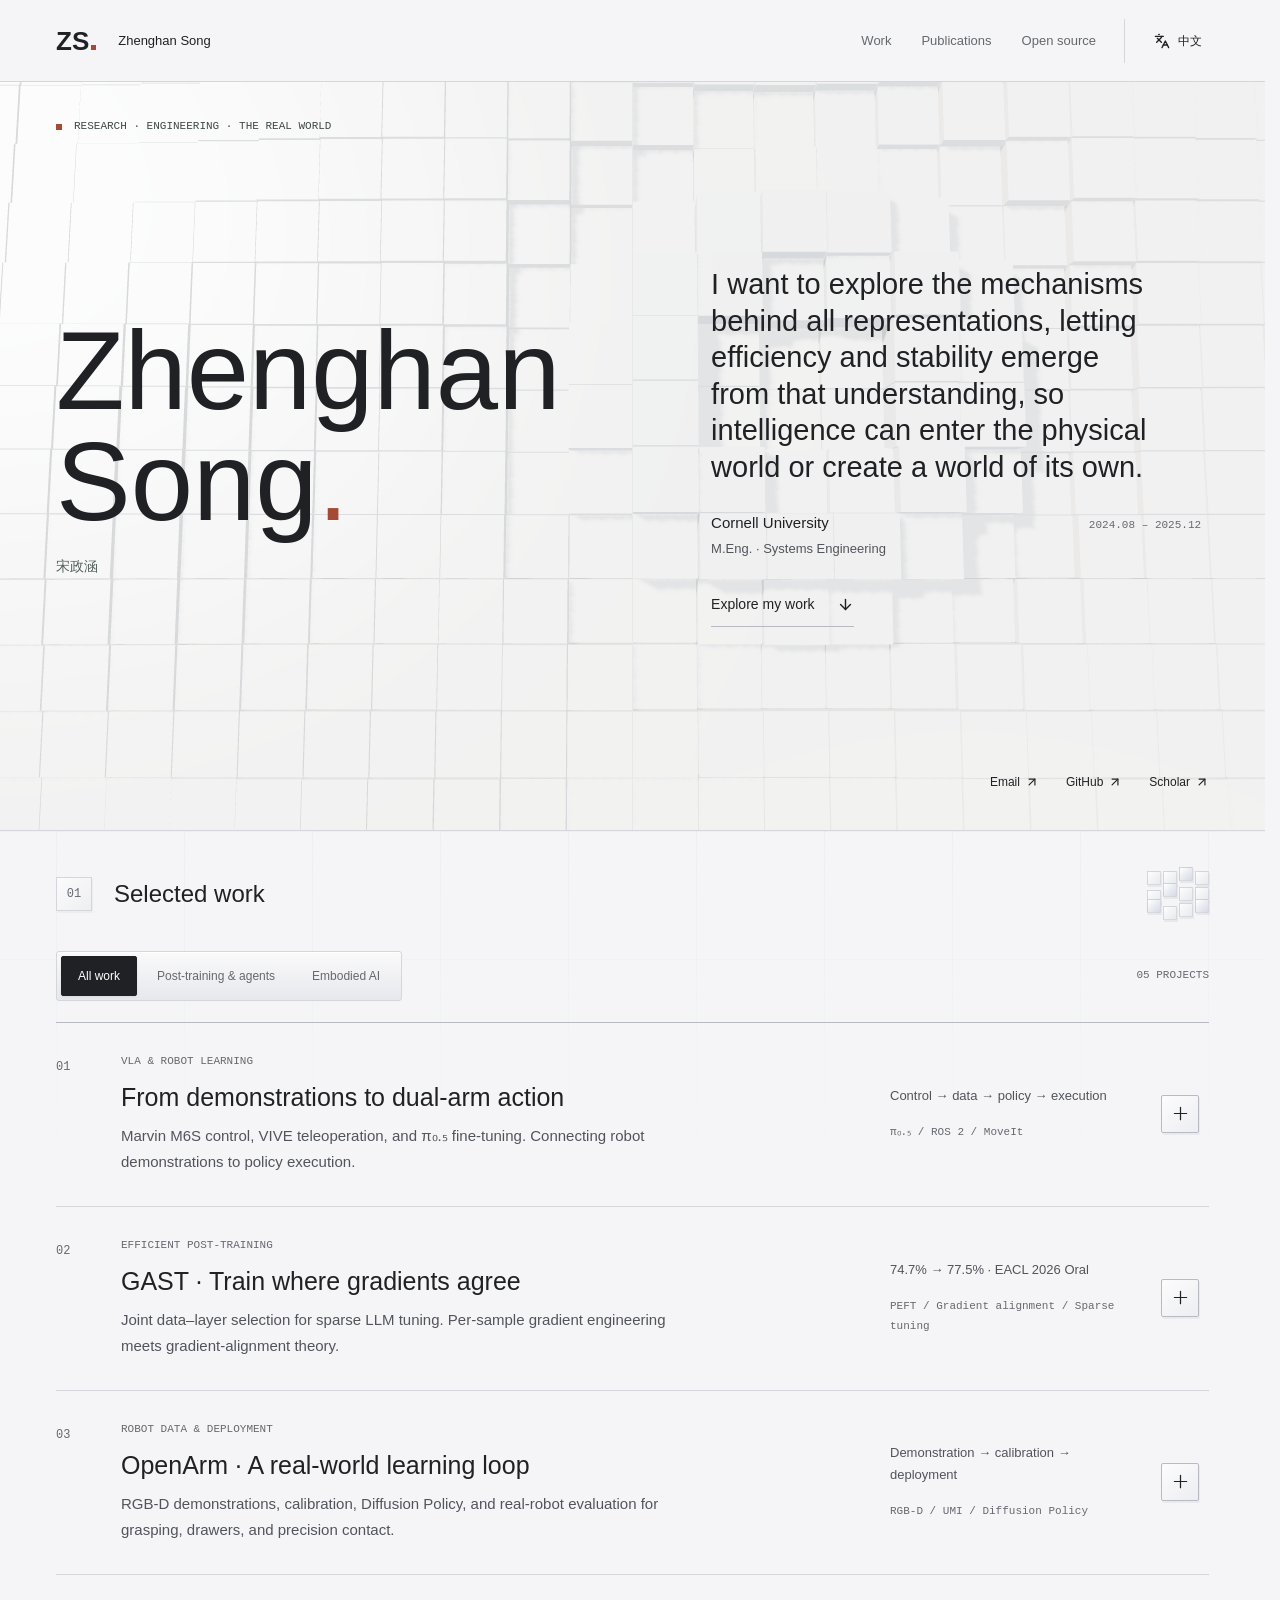
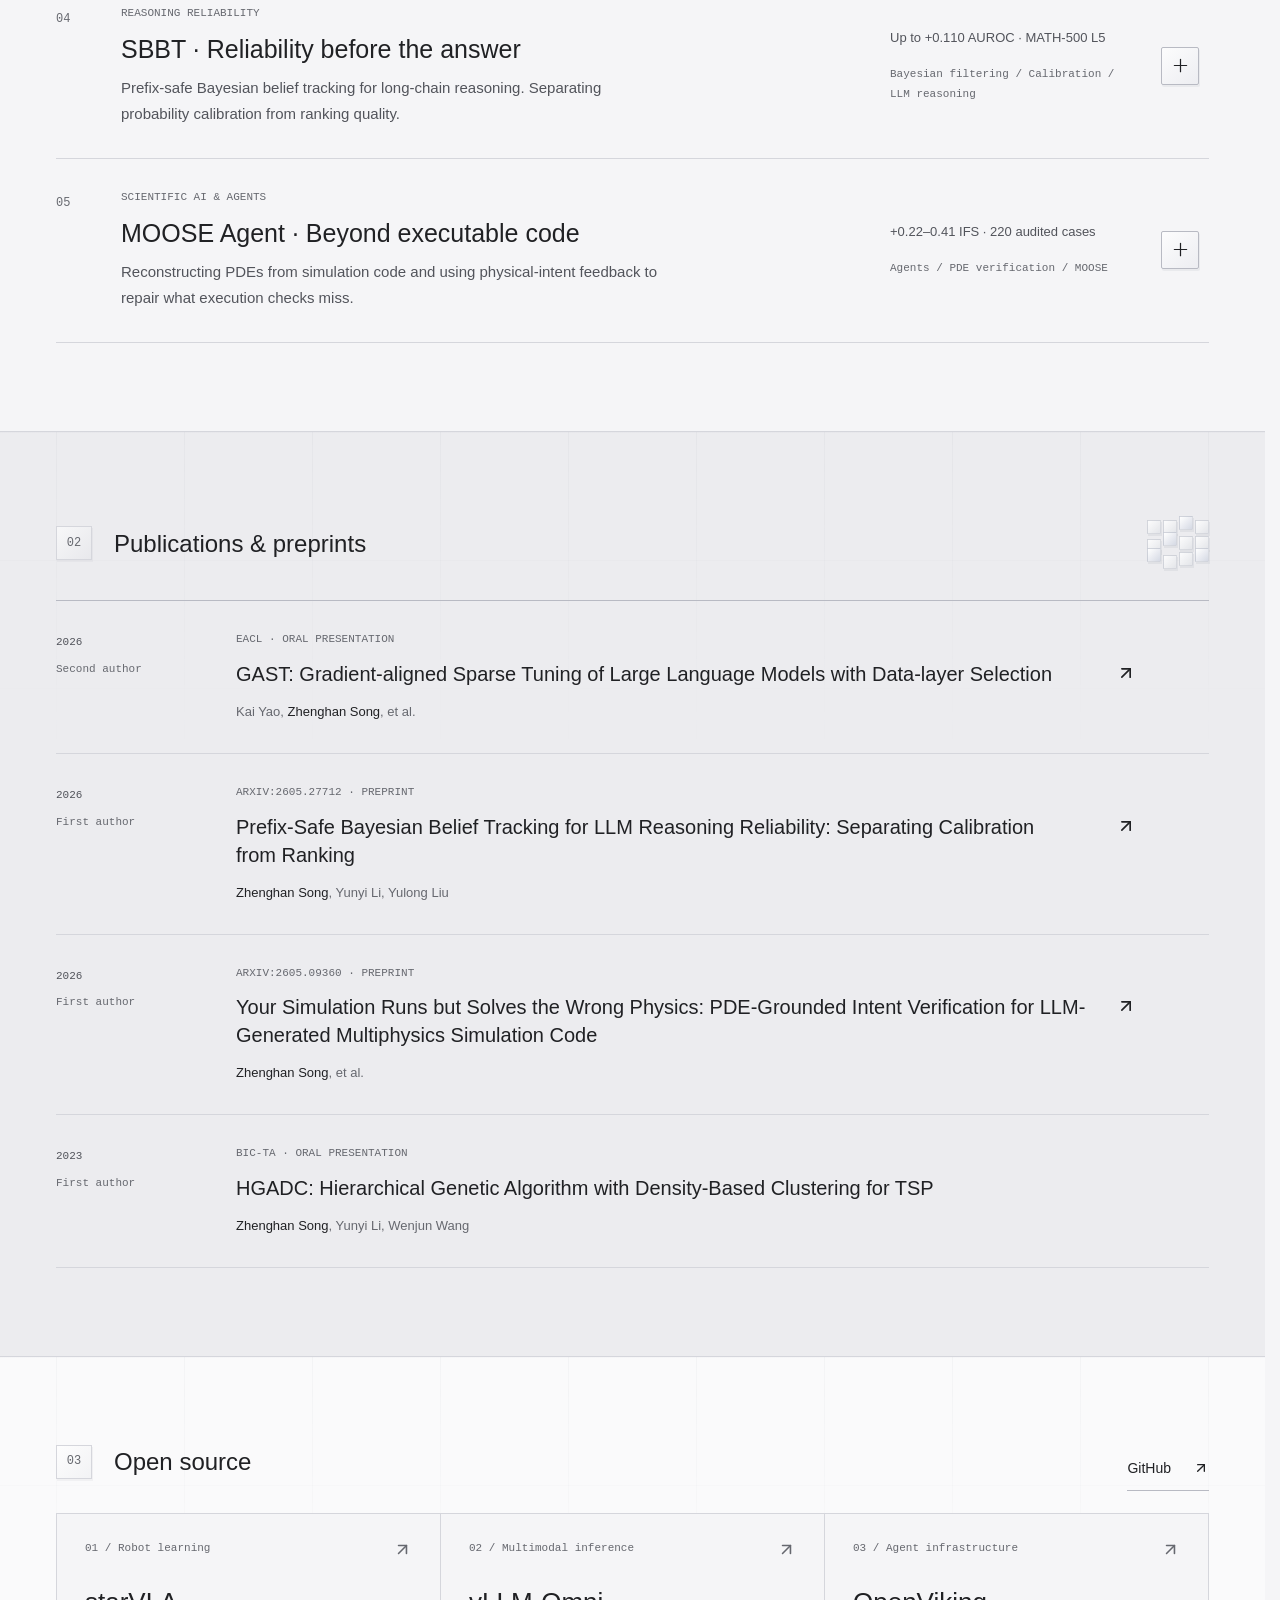
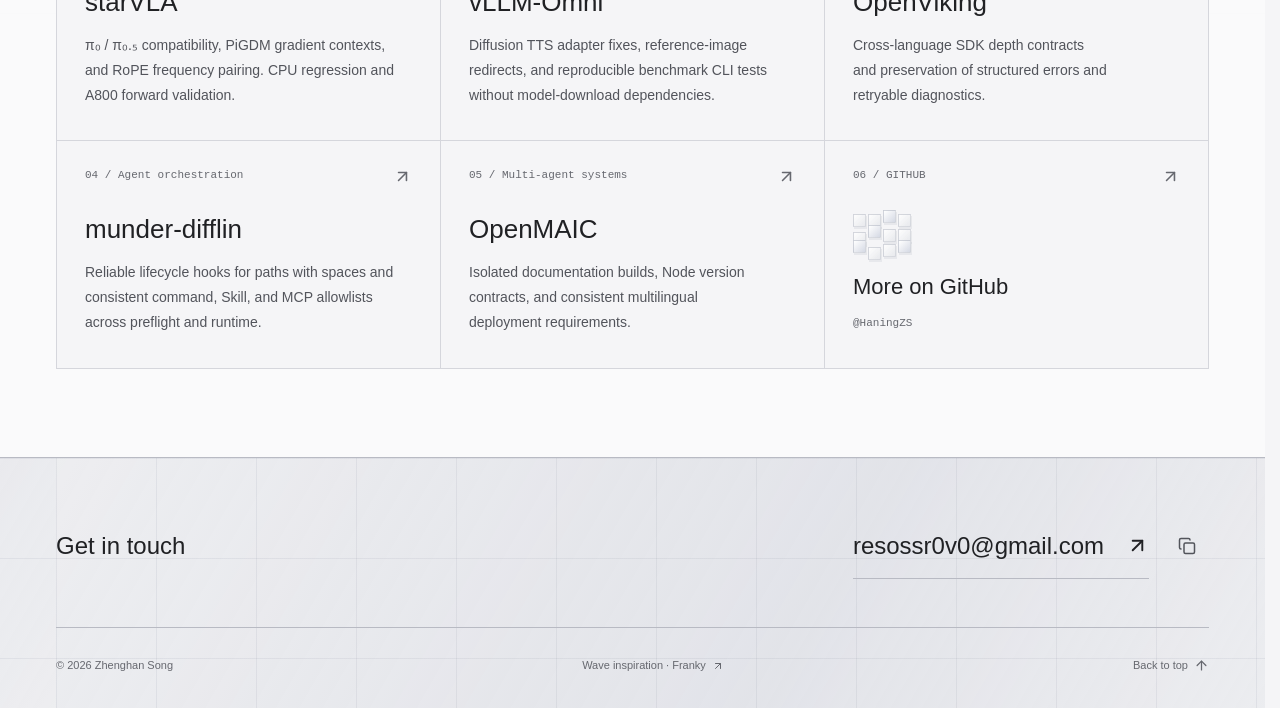
<file: index.html>
<!DOCTYPE html><!--XeXJWhmNUcvHrSeLii9uB--><html lang="en"><head><meta charSet="utf-8"/><meta name="viewport" content="width=device-width, initial-scale=1"/><link rel="stylesheet" href="/_next/static/css/909fc5c5d76b8cc6.css" data-precedence="next"/><link rel="preload" as="script" fetchPriority="low" href="/_next/static/chunks/webpack-a9efe2b4041df5c2.js"/><script src="/_next/static/chunks/4bd1b696-c023c6e3521b1417.js" async=""></script><script src="/_next/static/chunks/255-0fb808ac7cfa018d.js" async=""></script><script src="/_next/static/chunks/main-app-ab7356dd113ed4a6.js" async=""></script><script src="/_next/static/chunks/638-24b858a9bc1dfeb9.js" async=""></script><script src="/_next/static/chunks/app/page-5bc31269a9dcd7c8.js" async=""></script><title>Zhenghan Song 宋政涵 · Research &amp; Engineering</title><meta name="description" content="Research and engineering by Zhenghan Song: efficient model learning, reliable reasoning, and real-world robot systems."/><meta name="robots" content="noindex, follow"/><link rel="icon" href="/me0.jpg"/><script src="/_next/static/chunks/polyfills-42372ed130431b0a.js" noModule=""></script></head><body><div hidden=""><!--$--><!--/$--></div><div class="portfolio" data-locale="en"><a class="skip-link" href="#work">Skip to work</a><header class="site-header"><a class="wordmark" href="#home" aria-label="Zhenghan Song · Home">ZS<span class="wordmark-dot"></span> <span class="wordmark-name">Zhenghan Song</span></a><nav class="main-nav " id="main-nav" aria-label="Main navigation"><a href="#work">Work</a><a href="#publications">Publications</a><a href="#open-source">Open source</a></nav><div class="header-actions"><button class="language-toggle" aria-label="切换为中文"><svg xmlns="http://www.w3.org/2000/svg" width="16" height="16" viewBox="0 0 24 24" fill="none" stroke="currentColor" stroke-width="2" stroke-linecap="round" stroke-linejoin="round" class="lucide lucide-languages" aria-hidden="true"><path d="m5 8 6 6"></path><path d="m4 14 6-6 2-3"></path><path d="M2 5h12"></path><path d="M7 2h1"></path><path d="m22 22-5-10-5 10"></path><path d="M14 18h6"></path></svg><span>中文</span></button><button class="icon-button menu-toggle" aria-expanded="false" aria-controls="main-nav" aria-label="Open navigation"><svg xmlns="http://www.w3.org/2000/svg" width="20" height="20" viewBox="0 0 24 24" fill="none" stroke="currentColor" stroke-width="2" stroke-linecap="round" stroke-linejoin="round" class="lucide lucide-menu" aria-hidden="true"><path d="M4 5h16"></path><path d="M4 12h16"></path><path d="M4 19h16"></path></svg></button></div></header><main><section class="hero" id="home" data-section="true"><div class="wave-surface" data-renderer="loading" data-motion="playing" aria-hidden="true"></div><div class="hero-content"><div class="hero-kicker micro-label"><span class="tiny-square"></span>RESEARCH · ENGINEERING · THE REAL WORLD</div><div class="hero-intro"><div class="hero-identity"><h1>Zhenghan<br/>Song<span class="name-period" aria-hidden="true">.</span></h1><p class="hero-name-note">宋政涵</p></div><div class="hero-statement"><p class="statement-lead">I want to explore the mechanisms behind all representations, letting efficiency and stability emerge from that understanding, so intelligence can enter the physical world or create a world of its own.</p><div class="hero-education" role="group" aria-label="Education"><div class="hero-degree"><div class="hero-degree-heading"><p class="hero-school">Cornell University</p><p class="hero-degree-period"><time dateTime="2024-08">2024.08</time> – <time dateTime="2025-12">2025.12</time></p></div><p class="hero-degree-name">M.Eng. · Systems Engineering</p></div></div><a class="text-link" href="#work">Explore my work<svg xmlns="http://www.w3.org/2000/svg" width="17" height="17" viewBox="0 0 24 24" fill="none" stroke="currentColor" stroke-width="2" stroke-linecap="round" stroke-linejoin="round" class="lucide lucide-arrow-down" aria-hidden="true"><path d="M12 5v14"></path><path d="m19 12-7 7-7-7"></path></svg></a></div></div><div class="hero-footer"><div class="hero-socials"><a href="mailto:resossr0v0@gmail.com">Email<!-- --> <svg xmlns="http://www.w3.org/2000/svg" width="14" height="14" viewBox="0 0 24 24" fill="none" stroke="currentColor" stroke-width="2" stroke-linecap="round" stroke-linejoin="round" class="lucide lucide-arrow-up-right" aria-hidden="true"><path d="M7 7h10v10"></path><path d="M7 17 17 7"></path></svg></a><a href="https://github.com/HaningZS" target="_blank" rel="noreferrer">GitHub <svg xmlns="http://www.w3.org/2000/svg" width="14" height="14" viewBox="0 0 24 24" fill="none" stroke="currentColor" stroke-width="2" stroke-linecap="round" stroke-linejoin="round" class="lucide lucide-arrow-up-right" aria-hidden="true"><path d="M7 7h10v10"></path><path d="M7 17 17 7"></path></svg></a><a href="https://scholar.google.com/citations?user=FuNG7qUAAAAJ&amp;hl=en" target="_blank" rel="noreferrer">Scholar<!-- --> <svg xmlns="http://www.w3.org/2000/svg" width="14" height="14" viewBox="0 0 24 24" fill="none" stroke="currentColor" stroke-width="2" stroke-linecap="round" stroke-linejoin="round" class="lucide lucide-arrow-up-right" aria-hidden="true"><path d="M7 7h10v10"></path><path d="M7 17 17 7"></path></svg></a></div></div></div></section><section class="work-section section-shell" id="work" data-section="true"><div class="section-title"><h2><span class="section-index" aria-hidden="true">01</span><span>Selected work</span></h2><span class="grid-signature" aria-hidden="true"><span></span><span></span><span></span><span></span><span></span><span></span><span></span><span></span><span></span><span></span><span></span><span></span></span></div><div class="work-toolbar"><div class="filter-control" role="group" aria-label="Filter projects by field"><button aria-pressed="true">All work</button><button aria-pressed="false">Post-training &amp; agents</button><button aria-pressed="false">Embodied AI</button></div><span class="result-count micro-label" aria-live="polite">05<!-- --> <!-- -->PROJECTS</span></div><div class="work-list"><button class="work-row" aria-haspopup="dialog" aria-label="Explore project: From demonstrations to dual-arm action"><span class="work-number">01</span><span class="work-main"><span class="micro-label work-category">VLA &amp; robot learning</span><span class="work-title">From demonstrations to dual-arm action</span><span class="work-summary">Marvin M6S control, VIVE teleoperation, and π₀.₅ fine-tuning. Connecting robot demonstrations to policy execution.</span></span><span class="work-aside"><span class="work-outcome">Control → data → policy → execution</span><span class="work-tags">π₀.₅ / ROS 2 / MoveIt</span></span><span class="work-open" aria-hidden="true"><svg xmlns="http://www.w3.org/2000/svg" width="21" height="21" viewBox="0 0 24 24" fill="none" stroke="currentColor" stroke-width="1.4" stroke-linecap="round" stroke-linejoin="round" class="lucide lucide-plus" aria-hidden="true"><path d="M5 12h14"></path><path d="M12 5v14"></path></svg></span></button><button class="work-row" aria-haspopup="dialog" aria-label="Explore project: GAST · Train where gradients agree"><span class="work-number">02</span><span class="work-main"><span class="micro-label work-category">Efficient post-training</span><span class="work-title">GAST · Train where gradients agree</span><span class="work-summary">Joint data–layer selection for sparse LLM tuning. Per-sample gradient engineering meets gradient-alignment theory.</span></span><span class="work-aside"><span class="work-outcome">74.7% → 77.5% · EACL 2026 Oral</span><span class="work-tags">PEFT / Gradient alignment / Sparse tuning</span></span><span class="work-open" aria-hidden="true"><svg xmlns="http://www.w3.org/2000/svg" width="21" height="21" viewBox="0 0 24 24" fill="none" stroke="currentColor" stroke-width="1.4" stroke-linecap="round" stroke-linejoin="round" class="lucide lucide-plus" aria-hidden="true"><path d="M5 12h14"></path><path d="M12 5v14"></path></svg></span></button><button class="work-row" aria-haspopup="dialog" aria-label="Explore project: OpenArm · A real-world learning loop"><span class="work-number">03</span><span class="work-main"><span class="micro-label work-category">Robot data &amp; deployment</span><span class="work-title">OpenArm · A real-world learning loop</span><span class="work-summary">RGB-D demonstrations, calibration, Diffusion Policy, and real-robot evaluation for grasping, drawers, and precision contact.</span></span><span class="work-aside"><span class="work-outcome">Demonstration → calibration → deployment</span><span class="work-tags">RGB-D / UMI / Diffusion Policy</span></span><span class="work-open" aria-hidden="true"><svg xmlns="http://www.w3.org/2000/svg" width="21" height="21" viewBox="0 0 24 24" fill="none" stroke="currentColor" stroke-width="1.4" stroke-linecap="round" stroke-linejoin="round" class="lucide lucide-plus" aria-hidden="true"><path d="M5 12h14"></path><path d="M12 5v14"></path></svg></span></button><button class="work-row" aria-haspopup="dialog" aria-label="Explore project: SBBT · Reliability before the answer"><span class="work-number">04</span><span class="work-main"><span class="micro-label work-category">Reasoning reliability</span><span class="work-title">SBBT · Reliability before the answer</span><span class="work-summary">Prefix-safe Bayesian belief tracking for long-chain reasoning. Separating probability calibration from ranking quality.</span></span><span class="work-aside"><span class="work-outcome">Up to +0.110 AUROC · MATH-500 L5</span><span class="work-tags">Bayesian filtering / Calibration / LLM reasoning</span></span><span class="work-open" aria-hidden="true"><svg xmlns="http://www.w3.org/2000/svg" width="21" height="21" viewBox="0 0 24 24" fill="none" stroke="currentColor" stroke-width="1.4" stroke-linecap="round" stroke-linejoin="round" class="lucide lucide-plus" aria-hidden="true"><path d="M5 12h14"></path><path d="M12 5v14"></path></svg></span></button><button class="work-row" aria-haspopup="dialog" aria-label="Explore project: MOOSE Agent · Beyond executable code"><span class="work-number">05</span><span class="work-main"><span class="micro-label work-category">Scientific AI &amp; agents</span><span class="work-title">MOOSE Agent · Beyond executable code</span><span class="work-summary">Reconstructing PDEs from simulation code and using physical-intent feedback to repair what execution checks miss.</span></span><span class="work-aside"><span class="work-outcome">+0.22–0.41 IFS · 220 audited cases</span><span class="work-tags">Agents / PDE verification / MOOSE</span></span><span class="work-open" aria-hidden="true"><svg xmlns="http://www.w3.org/2000/svg" width="21" height="21" viewBox="0 0 24 24" fill="none" stroke="currentColor" stroke-width="1.4" stroke-linecap="round" stroke-linejoin="round" class="lucide lucide-plus" aria-hidden="true"><path d="M5 12h14"></path><path d="M12 5v14"></path></svg></span></button></div></section><section class="publications-section section-shell" id="publications" data-section="true"><div class="section-title"><h2><span class="section-index" aria-hidden="true">02</span><span>Publications &amp; preprints</span></h2><span class="grid-signature" aria-hidden="true"><span></span><span></span><span></span><span></span><span></span><span></span><span></span><span></span><span></span><span></span><span></span><span></span></span></div><div class="publication-list"><article class="publication-row"><div class="publication-year micro-label">2026<span>Second author</span></div><div class="publication-body"><p class="publication-venue">EACL · Oral presentation</p><h3><a href="https://aclanthology.org/2026.eacl-long.206/" target="_blank" rel="noreferrer"><span>GAST: Gradient-aligned Sparse Tuning of Large Language Models with Data-layer Selection</span><svg xmlns="http://www.w3.org/2000/svg" width="20" height="20" viewBox="0 0 24 24" fill="none" stroke="currentColor" stroke-width="2" stroke-linecap="round" stroke-linejoin="round" class="lucide lucide-arrow-up-right" aria-hidden="true"><path d="M7 7h10v10"></path><path d="M7 17 17 7"></path></svg></a></h3><p class="publication-authors"><span>Kai Yao, </span><span><strong>Zhenghan Song</strong>, et al.</span></p></div></article><article class="publication-row"><div class="publication-year micro-label">2026<span>First author</span></div><div class="publication-body"><p class="publication-venue">arXiv:2605.27712 · Preprint</p><h3><a href="https://arxiv.org/abs/2605.27712" target="_blank" rel="noreferrer"><span>Prefix-Safe Bayesian Belief Tracking for LLM Reasoning Reliability: Separating Calibration from Ranking</span><svg xmlns="http://www.w3.org/2000/svg" width="20" height="20" viewBox="0 0 24 24" fill="none" stroke="currentColor" stroke-width="2" stroke-linecap="round" stroke-linejoin="round" class="lucide lucide-arrow-up-right" aria-hidden="true"><path d="M7 7h10v10"></path><path d="M7 17 17 7"></path></svg></a></h3><p class="publication-authors"><span></span><span><strong>Zhenghan Song</strong>, Yunyi Li, Yulong Liu</span></p></div></article><article class="publication-row"><div class="publication-year micro-label">2026<span>First author</span></div><div class="publication-body"><p class="publication-venue">arXiv:2605.09360 · Preprint</p><h3><a href="https://arxiv.org/abs/2605.09360" target="_blank" rel="noreferrer"><span>Your Simulation Runs but Solves the Wrong Physics: PDE-Grounded Intent Verification for LLM-Generated Multiphysics Simulation Code</span><svg xmlns="http://www.w3.org/2000/svg" width="20" height="20" viewBox="0 0 24 24" fill="none" stroke="currentColor" stroke-width="2" stroke-linecap="round" stroke-linejoin="round" class="lucide lucide-arrow-up-right" aria-hidden="true"><path d="M7 7h10v10"></path><path d="M7 17 17 7"></path></svg></a></h3><p class="publication-authors"><span></span><span><strong>Zhenghan Song</strong>, et al.</span></p></div></article><article class="publication-row"><div class="publication-year micro-label">2023<span>First author</span></div><div class="publication-body"><p class="publication-venue">BIC-TA · Oral presentation</p><h3>HGADC: Hierarchical Genetic Algorithm with Density-Based Clustering for TSP</h3><p class="publication-authors"><span></span><span><strong>Zhenghan Song</strong>, Yunyi Li, Wenjun Wang</span></p></div></article></div></section><section class="opensource-section section-shell" id="open-source" data-section="true"><div class="opensource-heading"><div class="section-title"><h2><span class="section-index" aria-hidden="true">03</span><span>Open source</span></h2><span class="grid-signature" aria-hidden="true"><span></span><span></span><span></span><span></span><span></span><span></span><span></span><span></span><span></span><span></span><span></span><span></span></span></div><a class="text-link" href="https://github.com/HaningZS" target="_blank" rel="noreferrer">GitHub <svg xmlns="http://www.w3.org/2000/svg" width="16" height="16" viewBox="0 0 24 24" fill="none" stroke="currentColor" stroke-width="2" stroke-linecap="round" stroke-linejoin="round" class="lucide lucide-arrow-up-right" aria-hidden="true"><path d="M7 7h10v10"></path><path d="M7 17 17 7"></path></svg></a></div><div class="contribution-grid"><a class="contribution" href="https://github.com/starVLA/starVLA" target="_blank" rel="noreferrer"><div class="contribution-top"><span class="micro-label">01<!-- --> / <!-- -->Robot learning</span><svg xmlns="http://www.w3.org/2000/svg" width="19" height="19" viewBox="0 0 24 24" fill="none" stroke="currentColor" stroke-width="2" stroke-linecap="round" stroke-linejoin="round" class="lucide lucide-arrow-up-right" aria-hidden="true"><path d="M7 7h10v10"></path><path d="M7 17 17 7"></path></svg></div><h3>starVLA</h3><p>π₀ / π₀.₅ compatibility, PiGDM gradient contexts, and RoPE frequency pairing. CPU regression and A800 forward validation.</p></a><a class="contribution" href="https://github.com/vllm-project/vllm-omni" target="_blank" rel="noreferrer"><div class="contribution-top"><span class="micro-label">02<!-- --> / <!-- -->Multimodal inference</span><svg xmlns="http://www.w3.org/2000/svg" width="19" height="19" viewBox="0 0 24 24" fill="none" stroke="currentColor" stroke-width="2" stroke-linecap="round" stroke-linejoin="round" class="lucide lucide-arrow-up-right" aria-hidden="true"><path d="M7 7h10v10"></path><path d="M7 17 17 7"></path></svg></div><h3>vLLM-Omni</h3><p>Diffusion TTS adapter fixes, reference-image redirects, and reproducible benchmark CLI tests without model-download dependencies.</p></a><a class="contribution" href="https://github.com/volcengine/OpenViking" target="_blank" rel="noreferrer"><div class="contribution-top"><span class="micro-label">03<!-- --> / <!-- -->Agent infrastructure</span><svg xmlns="http://www.w3.org/2000/svg" width="19" height="19" viewBox="0 0 24 24" fill="none" stroke="currentColor" stroke-width="2" stroke-linecap="round" stroke-linejoin="round" class="lucide lucide-arrow-up-right" aria-hidden="true"><path d="M7 7h10v10"></path><path d="M7 17 17 7"></path></svg></div><h3>OpenViking</h3><p>Cross-language SDK depth contracts and preservation of structured errors and retryable diagnostics.</p></a><a class="contribution" href="https://github.com/HarnessMD/munder-difflin" target="_blank" rel="noreferrer"><div class="contribution-top"><span class="micro-label">04<!-- --> / <!-- -->Agent orchestration</span><svg xmlns="http://www.w3.org/2000/svg" width="19" height="19" viewBox="0 0 24 24" fill="none" stroke="currentColor" stroke-width="2" stroke-linecap="round" stroke-linejoin="round" class="lucide lucide-arrow-up-right" aria-hidden="true"><path d="M7 7h10v10"></path><path d="M7 17 17 7"></path></svg></div><h3>munder-difflin</h3><p>Reliable lifecycle hooks for paths with spaces and consistent command, Skill, and MCP allowlists across preflight and runtime.</p></a><a class="contribution" href="https://github.com/THU-MAIC/OpenMAIC" target="_blank" rel="noreferrer"><div class="contribution-top"><span class="micro-label">05<!-- --> / <!-- -->Multi-agent systems</span><svg xmlns="http://www.w3.org/2000/svg" width="19" height="19" viewBox="0 0 24 24" fill="none" stroke="currentColor" stroke-width="2" stroke-linecap="round" stroke-linejoin="round" class="lucide lucide-arrow-up-right" aria-hidden="true"><path d="M7 7h10v10"></path><path d="M7 17 17 7"></path></svg></div><h3>OpenMAIC</h3><p>Isolated documentation builds, Node version contracts, and consistent multilingual deployment requirements.</p></a><a class="contribution contribution-more" href="https://github.com/HaningZS" target="_blank" rel="noreferrer"><div class="contribution-top"><span class="micro-label">06 / GITHUB</span><svg xmlns="http://www.w3.org/2000/svg" width="19" height="19" viewBox="0 0 24 24" fill="none" stroke="currentColor" stroke-width="2" stroke-linecap="round" stroke-linejoin="round" class="lucide lucide-arrow-up-right" aria-hidden="true"><path d="M7 7h10v10"></path><path d="M7 17 17 7"></path></svg></div><span class="grid-signature" aria-hidden="true"><span></span><span></span><span></span><span></span><span></span><span></span><span></span><span></span><span></span><span></span><span></span><span></span></span><h3>More on GitHub</h3><span class="contribution-handle">@HaningZS</span></a></div></section><footer class="site-footer section-shell" id="contact" data-section="true"><div class="footer-intro"><h2>Get in touch</h2></div><div class="footer-contact"><a class="email-link" href="mailto:resossr0v0@gmail.com">resossr0v0@gmail.com<svg xmlns="http://www.w3.org/2000/svg" width="23" height="23" viewBox="0 0 24 24" fill="none" stroke="currentColor" stroke-width="2" stroke-linecap="round" stroke-linejoin="round" class="lucide lucide-arrow-up-right" aria-hidden="true"><path d="M7 7h10v10"></path><path d="M7 17 17 7"></path></svg></a><button class="icon-button copy-email" title="Copy email" aria-label="Copy email"><svg xmlns="http://www.w3.org/2000/svg" width="18" height="18" viewBox="0 0 24 24" fill="none" stroke="currentColor" stroke-width="2" stroke-linecap="round" stroke-linejoin="round" class="lucide lucide-copy" aria-hidden="true"><rect width="14" height="14" x="8" y="8" rx="2" ry="2"></rect><path d="M4 16c-1.1 0-2-.9-2-2V4c0-1.1.9-2 2-2h10c1.1 0 2 .9 2 2"></path></svg></button><span class="copy-feedback" aria-live="polite"></span></div><div class="footer-bottom"><span>© <!-- -->2026<!-- --> Zhenghan Song</span><a href="https://projects.arkon.digital/threejs/wavy-cubes/" target="_blank" rel="noreferrer">Wave inspiration<!-- --> · Franky <svg xmlns="http://www.w3.org/2000/svg" width="12" height="12" viewBox="0 0 24 24" fill="none" stroke="currentColor" stroke-width="2" stroke-linecap="round" stroke-linejoin="round" class="lucide lucide-arrow-up-right" aria-hidden="true"><path d="M7 7h10v10"></path><path d="M7 17 17 7"></path></svg></a><a class="back-to-top" href="#home">Back to top<svg xmlns="http://www.w3.org/2000/svg" width="15" height="15" viewBox="0 0 24 24" fill="none" stroke="currentColor" stroke-width="2" stroke-linecap="round" stroke-linejoin="round" class="lucide lucide-arrow-up" aria-hidden="true"><path d="m5 12 7-7 7 7"></path><path d="M12 19V5"></path></svg></a></div></footer></main></div><!--$--><!--/$--><script src="/_next/static/chunks/webpack-a9efe2b4041df5c2.js" id="_R_" async=""></script><script>(self.__next_f=self.__next_f||[]).push([0])</script><script>self.__next_f.push([1,"1:\"$Sreact.fragment\"\n2:I[9766,[],\"\"]\n3:I[8924,[],\"\"]\n4:I[1991,[\"638\",\"static/chunks/638-24b858a9bc1dfeb9.js\",\"974\",\"static/chunks/app/page-5bc31269a9dcd7c8.js\"],\"Portfolio\"]\n5:I[4431,[],\"OutletBoundary\"]\n7:I[5278,[],\"AsyncMetadataOutlet\"]\n9:I[4431,[],\"ViewportBoundary\"]\nb:I[4431,[],\"MetadataBoundary\"]\nc:\"$Sreact.suspense\"\ne:I[7150,[],\"\"]\n:HL[\"/_next/static/css/909fc5c5d76b8cc6.css\",\"style\"]\n"])</script><script>self.__next_f.push([1,"0:{\"P\":null,\"b\":\"XeXJWhmNUcvHrSeLii9uB\",\"p\":\"\",\"c\":[\"\",\"\"],\"i\":false,\"f\":[[[\"\",{\"children\":[\"__PAGE__\",{}]},\"$undefined\",\"$undefined\",true],[\"\",[\"$\",\"$1\",\"c\",{\"children\":[[[\"$\",\"link\",\"0\",{\"rel\":\"stylesheet\",\"href\":\"/_next/static/css/909fc5c5d76b8cc6.css\",\"precedence\":\"next\",\"crossOrigin\":\"$undefined\",\"nonce\":\"$undefined\"}]],[\"$\",\"html\",null,{\"lang\":\"en\",\"children\":[\"$\",\"body\",null,{\"children\":[\"$\",\"$L2\",null,{\"parallelRouterKey\":\"children\",\"error\":\"$undefined\",\"errorStyles\":\"$undefined\",\"errorScripts\":\"$undefined\",\"template\":[\"$\",\"$L3\",null,{}],\"templateStyles\":\"$undefined\",\"templateScripts\":\"$undefined\",\"notFound\":[[[\"$\",\"title\",null,{\"children\":\"404: This page could not be found.\"}],[\"$\",\"div\",null,{\"style\":{\"fontFamily\":\"system-ui,\\\"Segoe UI\\\",Roboto,Helvetica,Arial,sans-serif,\\\"Apple Color Emoji\\\",\\\"Segoe UI Emoji\\\"\",\"height\":\"100vh\",\"textAlign\":\"center\",\"display\":\"flex\",\"flexDirection\":\"column\",\"alignItems\":\"center\",\"justifyContent\":\"center\"},\"children\":[\"$\",\"div\",null,{\"children\":[[\"$\",\"style\",null,{\"dangerouslySetInnerHTML\":{\"__html\":\"body{color:#000;background:#fff;margin:0}.next-error-h1{border-right:1px solid rgba(0,0,0,.3)}@media (prefers-color-scheme:dark){body{color:#fff;background:#000}.next-error-h1{border-right:1px solid rgba(255,255,255,.3)}}\"}}],[\"$\",\"h1\",null,{\"className\":\"next-error-h1\",\"style\":{\"display\":\"inline-block\",\"margin\":\"0 20px 0 0\",\"padding\":\"0 23px 0 0\",\"fontSize\":24,\"fontWeight\":500,\"verticalAlign\":\"top\",\"lineHeight\":\"49px\"},\"children\":404}],[\"$\",\"div\",null,{\"style\":{\"display\":\"inline-block\"},\"children\":[\"$\",\"h2\",null,{\"style\":{\"fontSize\":14,\"fontWeight\":400,\"lineHeight\":\"49px\",\"margin\":0},\"children\":\"This page could not be found.\"}]}]]}]}]],[]],\"forbidden\":\"$undefined\",\"unauthorized\":\"$undefined\"}]}]}]]}],{\"children\":[\"__PAGE__\",[\"$\",\"$1\",\"c\",{\"children\":[[\"$\",\"$L4\",null,{}],null,[\"$\",\"$L5\",null,{\"children\":[\"$L6\",[\"$\",\"$L7\",null,{\"promise\":\"$@8\"}]]}]]}],{},null,false]},null,false],[\"$\",\"$1\",\"h\",{\"children\":[null,[[\"$\",\"$L9\",null,{\"children\":\"$La\"}],null],[\"$\",\"$Lb\",null,{\"children\":[\"$\",\"div\",null,{\"hidden\":true,\"children\":[\"$\",\"$c\",null,{\"fallback\":null,\"children\":\"$Ld\"}]}]}]]}],false]],\"m\":\"$undefined\",\"G\":[\"$e\",[]],\"s\":false,\"S\":true}\n"])</script><script>self.__next_f.push([1,"a:[[\"$\",\"meta\",\"0\",{\"charSet\":\"utf-8\"}],[\"$\",\"meta\",\"1\",{\"name\":\"viewport\",\"content\":\"width=device-width, initial-scale=1\"}]]\n6:null\n"])</script><script>self.__next_f.push([1,"f:I[622,[],\"IconMark\"]\n8:{\"metadata\":[[\"$\",\"title\",\"0\",{\"children\":\"Zhenghan Song 宋政涵 · Research \u0026 Engineering\"}],[\"$\",\"meta\",\"1\",{\"name\":\"description\",\"content\":\"Research and engineering by Zhenghan Song: efficient model learning, reliable reasoning, and real-world robot systems.\"}],[\"$\",\"meta\",\"2\",{\"name\":\"robots\",\"content\":\"noindex, follow\"}],[\"$\",\"link\",\"3\",{\"rel\":\"icon\",\"href\":\"/me0.jpg\"}],[\"$\",\"$Lf\",\"4\",{}]],\"error\":null,\"digest\":\"$undefined\"}\n"])</script><script>self.__next_f.push([1,"d:\"$8:metadata\"\n"])</script></body></html>
</file>
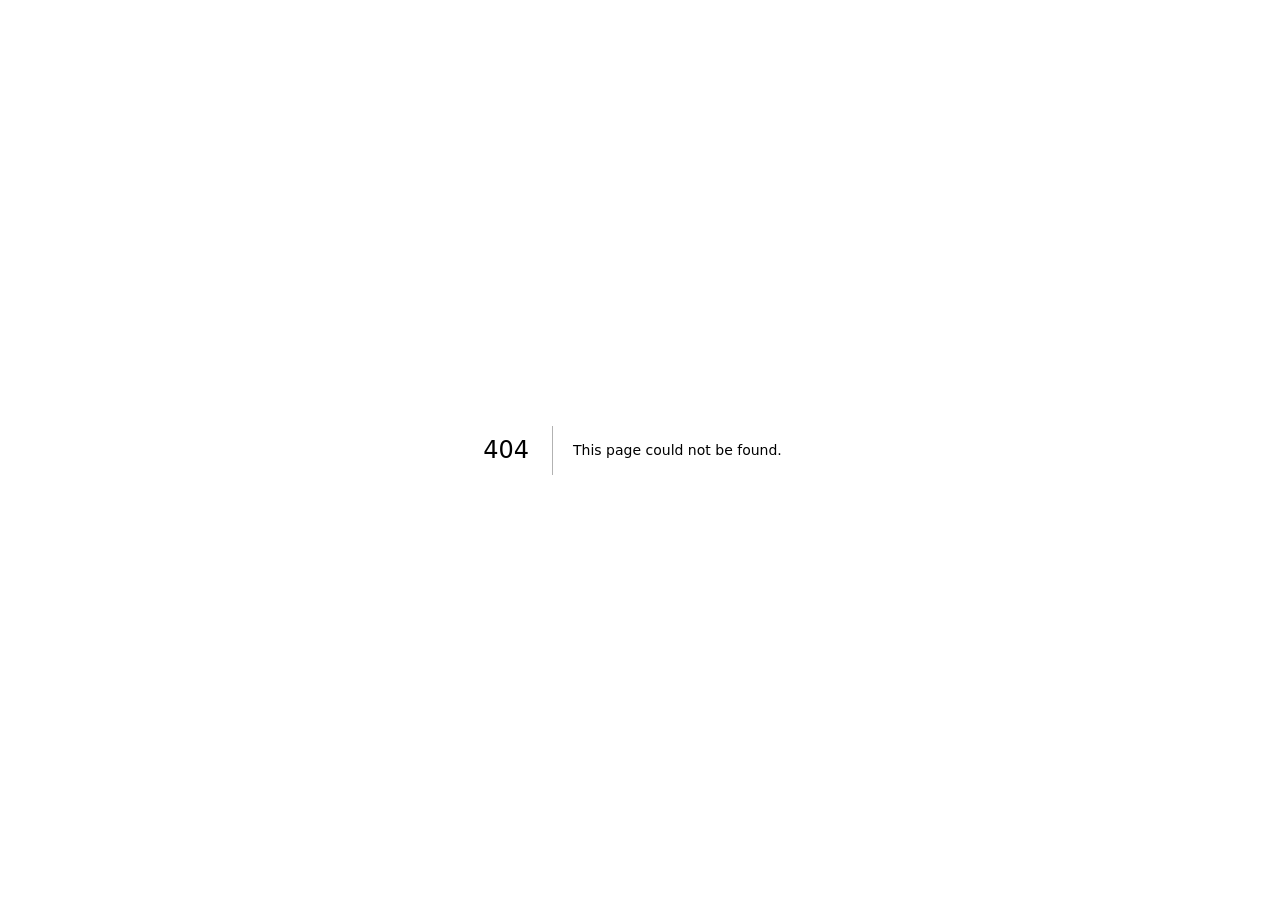
<file: 404/index.html>
<!DOCTYPE html><!--XeXJWhmNUcvHrSeLii9uB--><html lang="en"><head><meta charSet="utf-8"/><meta name="viewport" content="width=device-width, initial-scale=1"/><link rel="stylesheet" href="/_next/static/css/909fc5c5d76b8cc6.css" data-precedence="next"/><link rel="preload" as="script" fetchPriority="low" href="/_next/static/chunks/webpack-a9efe2b4041df5c2.js"/><script src="/_next/static/chunks/4bd1b696-c023c6e3521b1417.js" async=""></script><script src="/_next/static/chunks/255-0fb808ac7cfa018d.js" async=""></script><script src="/_next/static/chunks/main-app-ab7356dd113ed4a6.js" async=""></script><meta name="robots" content="noindex"/><title>404: This page could not be found.</title><title>Zhenghan Song 宋政涵 · Research &amp; Engineering</title><meta name="description" content="Research and engineering by Zhenghan Song: efficient model learning, reliable reasoning, and real-world robot systems."/><meta name="robots" content="noindex, follow"/><link rel="icon" href="/me0.jpg"/><script src="/_next/static/chunks/polyfills-42372ed130431b0a.js" noModule=""></script></head><body><div hidden=""><!--$--><!--/$--></div><div style="font-family:system-ui,&quot;Segoe UI&quot;,Roboto,Helvetica,Arial,sans-serif,&quot;Apple Color Emoji&quot;,&quot;Segoe UI Emoji&quot;;height:100vh;text-align:center;display:flex;flex-direction:column;align-items:center;justify-content:center"><div><style>body{color:#000;background:#fff;margin:0}.next-error-h1{border-right:1px solid rgba(0,0,0,.3)}@media (prefers-color-scheme:dark){body{color:#fff;background:#000}.next-error-h1{border-right:1px solid rgba(255,255,255,.3)}}</style><h1 class="next-error-h1" style="display:inline-block;margin:0 20px 0 0;padding:0 23px 0 0;font-size:24px;font-weight:500;vertical-align:top;line-height:49px">404</h1><div style="display:inline-block"><h2 style="font-size:14px;font-weight:400;line-height:49px;margin:0">This page could not be found.</h2></div></div></div><!--$--><!--/$--><script src="/_next/static/chunks/webpack-a9efe2b4041df5c2.js" id="_R_" async=""></script><script>(self.__next_f=self.__next_f||[]).push([0])</script><script>self.__next_f.push([1,"1:\"$Sreact.fragment\"\n2:I[9766,[],\"\"]\n3:I[8924,[],\"\"]\n4:I[4431,[],\"OutletBoundary\"]\n6:I[5278,[],\"AsyncMetadataOutlet\"]\n8:I[4431,[],\"ViewportBoundary\"]\na:I[4431,[],\"MetadataBoundary\"]\nb:\"$Sreact.suspense\"\nd:I[7150,[],\"\"]\n:HL[\"/_next/static/css/909fc5c5d76b8cc6.css\",\"style\"]\n"])</script><script>self.__next_f.push([1,"0:{\"P\":null,\"b\":\"XeXJWhmNUcvHrSeLii9uB\",\"p\":\"\",\"c\":[\"\",\"_not-found\",\"\"],\"i\":false,\"f\":[[[\"\",{\"children\":[\"/_not-found\",{\"children\":[\"__PAGE__\",{}]}]},\"$undefined\",\"$undefined\",true],[\"\",[\"$\",\"$1\",\"c\",{\"children\":[[[\"$\",\"link\",\"0\",{\"rel\":\"stylesheet\",\"href\":\"/_next/static/css/909fc5c5d76b8cc6.css\",\"precedence\":\"next\",\"crossOrigin\":\"$undefined\",\"nonce\":\"$undefined\"}]],[\"$\",\"html\",null,{\"lang\":\"en\",\"children\":[\"$\",\"body\",null,{\"children\":[\"$\",\"$L2\",null,{\"parallelRouterKey\":\"children\",\"error\":\"$undefined\",\"errorStyles\":\"$undefined\",\"errorScripts\":\"$undefined\",\"template\":[\"$\",\"$L3\",null,{}],\"templateStyles\":\"$undefined\",\"templateScripts\":\"$undefined\",\"notFound\":\"$undefined\",\"forbidden\":\"$undefined\",\"unauthorized\":\"$undefined\"}]}]}]]}],{\"children\":[\"/_not-found\",[\"$\",\"$1\",\"c\",{\"children\":[null,[\"$\",\"$L2\",null,{\"parallelRouterKey\":\"children\",\"error\":\"$undefined\",\"errorStyles\":\"$undefined\",\"errorScripts\":\"$undefined\",\"template\":[\"$\",\"$L3\",null,{}],\"templateStyles\":\"$undefined\",\"templateScripts\":\"$undefined\",\"notFound\":\"$undefined\",\"forbidden\":\"$undefined\",\"unauthorized\":\"$undefined\"}]]}],{\"children\":[\"__PAGE__\",[\"$\",\"$1\",\"c\",{\"children\":[[[\"$\",\"title\",null,{\"children\":\"404: This page could not be found.\"}],[\"$\",\"div\",null,{\"style\":{\"fontFamily\":\"system-ui,\\\"Segoe UI\\\",Roboto,Helvetica,Arial,sans-serif,\\\"Apple Color Emoji\\\",\\\"Segoe UI Emoji\\\"\",\"height\":\"100vh\",\"textAlign\":\"center\",\"display\":\"flex\",\"flexDirection\":\"column\",\"alignItems\":\"center\",\"justifyContent\":\"center\"},\"children\":[\"$\",\"div\",null,{\"children\":[[\"$\",\"style\",null,{\"dangerouslySetInnerHTML\":{\"__html\":\"body{color:#000;background:#fff;margin:0}.next-error-h1{border-right:1px solid rgba(0,0,0,.3)}@media (prefers-color-scheme:dark){body{color:#fff;background:#000}.next-error-h1{border-right:1px solid rgba(255,255,255,.3)}}\"}}],[\"$\",\"h1\",null,{\"className\":\"next-error-h1\",\"style\":{\"display\":\"inline-block\",\"margin\":\"0 20px 0 0\",\"padding\":\"0 23px 0 0\",\"fontSize\":24,\"fontWeight\":500,\"verticalAlign\":\"top\",\"lineHeight\":\"49px\"},\"children\":404}],[\"$\",\"div\",null,{\"style\":{\"display\":\"inline-block\"},\"children\":[\"$\",\"h2\",null,{\"style\":{\"fontSize\":14,\"fontWeight\":400,\"lineHeight\":\"49px\",\"margin\":0},\"children\":\"This page could not be found.\"}]}]]}]}]],null,[\"$\",\"$L4\",null,{\"children\":[\"$L5\",[\"$\",\"$L6\",null,{\"promise\":\"$@7\"}]]}]]}],{},null,false]},null,false]},null,false],[\"$\",\"$1\",\"h\",{\"children\":[[\"$\",\"meta\",null,{\"name\":\"robots\",\"content\":\"noindex\"}],[[\"$\",\"$L8\",null,{\"children\":\"$L9\"}],null],[\"$\",\"$La\",null,{\"children\":[\"$\",\"div\",null,{\"hidden\":true,\"children\":[\"$\",\"$b\",null,{\"fallback\":null,\"children\":\"$Lc\"}]}]}]]}],false]],\"m\":\"$undefined\",\"G\":[\"$d\",[]],\"s\":false,\"S\":true}\n"])</script><script>self.__next_f.push([1,"9:[[\"$\",\"meta\",\"0\",{\"charSet\":\"utf-8\"}],[\"$\",\"meta\",\"1\",{\"name\":\"viewport\",\"content\":\"width=device-width, initial-scale=1\"}]]\n5:null\n"])</script><script>self.__next_f.push([1,"e:I[622,[],\"IconMark\"]\n7:{\"metadata\":[[\"$\",\"title\",\"0\",{\"children\":\"Zhenghan Song 宋政涵 · Research \u0026 Engineering\"}],[\"$\",\"meta\",\"1\",{\"name\":\"description\",\"content\":\"Research and engineering by Zhenghan Song: efficient model learning, reliable reasoning, and real-world robot systems.\"}],[\"$\",\"meta\",\"2\",{\"name\":\"robots\",\"content\":\"noindex, follow\"}],[\"$\",\"link\",\"3\",{\"rel\":\"icon\",\"href\":\"/me0.jpg\"}],[\"$\",\"$Le\",\"4\",{}]],\"error\":null,\"digest\":\"$undefined\"}\n"])</script><script>self.__next_f.push([1,"c:\"$7:metadata\"\n"])</script></body></html>
</file>
<file: _next/static/css/909fc5c5d76b8cc6.css>
*,:after,:before{--tw-border-spacing-x:0;--tw-border-spacing-y:0;--tw-translate-x:0;--tw-translate-y:0;--tw-rotate:0;--tw-skew-x:0;--tw-skew-y:0;--tw-scale-x:1;--tw-scale-y:1;--tw-pan-x: ;--tw-pan-y: ;--tw-pinch-zoom: ;--tw-scroll-snap-strictness:proximity;--tw-gradient-from-position: ;--tw-gradient-via-position: ;--tw-gradient-to-position: ;--tw-ordinal: ;--tw-slashed-zero: ;--tw-numeric-figure: ;--tw-numeric-spacing: ;--tw-numeric-fraction: ;--tw-ring-inset: ;--tw-ring-offset-width:0px;--tw-ring-offset-color:#fff;--tw-ring-color:rgb(59 130 246/0.5);--tw-ring-offset-shadow:0 0 #0000;--tw-ring-shadow:0 0 #0000;--tw-shadow:0 0 #0000;--tw-shadow-colored:0 0 #0000;--tw-blur: ;--tw-brightness: ;--tw-contrast: ;--tw-grayscale: ;--tw-hue-rotate: ;--tw-invert: ;--tw-saturate: ;--tw-sepia: ;--tw-drop-shadow: ;--tw-backdrop-blur: ;--tw-backdrop-brightness: ;--tw-backdrop-contrast: ;--tw-backdrop-grayscale: ;--tw-backdrop-hue-rotate: ;--tw-backdrop-invert: ;--tw-backdrop-opacity: ;--tw-backdrop-saturate: ;--tw-backdrop-sepia: ;--tw-contain-size: ;--tw-contain-layout: ;--tw-contain-paint: ;--tw-contain-style: }::backdrop{--tw-border-spacing-x:0;--tw-border-spacing-y:0;--tw-translate-x:0;--tw-translate-y:0;--tw-rotate:0;--tw-skew-x:0;--tw-skew-y:0;--tw-scale-x:1;--tw-scale-y:1;--tw-pan-x: ;--tw-pan-y: ;--tw-pinch-zoom: ;--tw-scroll-snap-strictness:proximity;--tw-gradient-from-position: ;--tw-gradient-via-position: ;--tw-gradient-to-position: ;--tw-ordinal: ;--tw-slashed-zero: ;--tw-numeric-figure: ;--tw-numeric-spacing: ;--tw-numeric-fraction: ;--tw-ring-inset: ;--tw-ring-offset-width:0px;--tw-ring-offset-color:#fff;--tw-ring-color:rgb(59 130 246/0.5);--tw-ring-offset-shadow:0 0 #0000;--tw-ring-shadow:0 0 #0000;--tw-shadow:0 0 #0000;--tw-shadow-colored:0 0 #0000;--tw-blur: ;--tw-brightness: ;--tw-contrast: ;--tw-grayscale: ;--tw-hue-rotate: ;--tw-invert: ;--tw-saturate: ;--tw-sepia: ;--tw-drop-shadow: ;--tw-backdrop-blur: ;--tw-backdrop-brightness: ;--tw-backdrop-contrast: ;--tw-backdrop-grayscale: ;--tw-backdrop-hue-rotate: ;--tw-backdrop-invert: ;--tw-backdrop-opacity: ;--tw-backdrop-saturate: ;--tw-backdrop-sepia: ;--tw-contain-size: ;--tw-contain-layout: ;--tw-contain-paint: ;--tw-contain-style: }/*
! tailwindcss v3.4.18 | MIT License | https://tailwindcss.com
*/*,:after,:before{box-sizing:border-box;border:0 solid #e5e7eb}:after,:before{--tw-content:""}:host,html{line-height:1.5;-webkit-text-size-adjust:100%;-moz-tab-size:4;-o-tab-size:4;tab-size:4;font-family:ui-sans-serif,system-ui,sans-serif,Apple Color Emoji,Segoe UI Emoji,Segoe UI Symbol,Noto Color Emoji;font-feature-settings:normal;font-variation-settings:normal;-webkit-tap-highlight-color:transparent}body{line-height:inherit}hr{height:0;color:inherit;border-top-width:1px}abbr:where([title]){-webkit-text-decoration:underline dotted;text-decoration:underline dotted}h1,h2,h3,h4,h5,h6{font-size:inherit;font-weight:inherit}a{text-decoration:inherit}b,strong{font-weight:bolder}code,kbd,pre,samp{font-family:ui-monospace,SFMono-Regular,Menlo,Monaco,Consolas,Liberation Mono,Courier New,monospace;font-feature-settings:normal;font-variation-settings:normal;font-size:1em}small{font-size:80%}sub,sup{font-size:75%;line-height:0;position:relative;vertical-align:baseline}sub{bottom:-.25em}sup{top:-.5em}table{text-indent:0;border-color:inherit;border-collapse:collapse}button,input,optgroup,select,textarea{font-family:inherit;font-feature-settings:inherit;font-variation-settings:inherit;font-size:100%;font-weight:inherit;line-height:inherit;letter-spacing:inherit;color:inherit;margin:0;padding:0}button,select{text-transform:none}button,input:where([type=button]),input:where([type=reset]),input:where([type=submit]){-webkit-appearance:button;background-color:transparent;background-image:none}:-moz-focusring{outline:auto}:-moz-ui-invalid{box-shadow:none}progress{vertical-align:baseline}::-webkit-inner-spin-button,::-webkit-outer-spin-button{height:auto}[type=search]{-webkit-appearance:textfield;outline-offset:-2px}::-webkit-search-decoration{-webkit-appearance:none}::-webkit-file-upload-button{-webkit-appearance:button;font:inherit}summary{display:list-item}blockquote,dd,dl,figure,h1,h2,h3,h4,h5,h6,hr,p,pre{margin:0}fieldset{margin:0}fieldset,legend{padding:0}menu,ol,ul{list-style:none;margin:0;padding:0}dialog{padding:0}textarea{resize:vertical}input::-moz-placeholder,textarea::-moz-placeholder{opacity:1;color:#9ca3af}input::placeholder,textarea::placeholder{opacity:1;color:#9ca3af}[role=button],button{cursor:pointer}:disabled{cursor:default}audio,canvas,embed,iframe,img,object,svg,video{display:block;vertical-align:middle}img,video{max-width:100%;height:auto}[hidden]:where(:not([hidden=until-found])){display:none}.sr-only{position:absolute;width:1px;height:1px;padding:0;margin:-1px;overflow:hidden;clip:rect(0,0,0,0);white-space:nowrap;border-width:0}.hidden{display:none}.filter{filter:var(--tw-blur) var(--tw-brightness) var(--tw-contrast) var(--tw-grayscale) var(--tw-hue-rotate) var(--tw-invert) var(--tw-saturate) var(--tw-sepia) var(--tw-drop-shadow)}:root{color-scheme:light;--paper:#f5f5f7;--silver:#ececef;--surface:#fafafb;--body:#52545b;--line-strong:#b8bac3;--ink:#202124;--muted:#66686f;--line:#d5d6dc;--accent:#a44b36;--gutter:56px;--ease:cubic-bezier(0.2,0.7,0.2,1)}*{box-sizing:border-box}html{scroll-behavior:smooth;scroll-padding-top:100px;scrollbar-gutter:stable}body{margin:0;background:var(--paper);color:var(--ink);font-family:Helvetica Neue,Helvetica,Arial,PingFang SC,Microsoft YaHei,sans-serif;-webkit-font-smoothing:antialiased}a,body,button{letter-spacing:0}button,input{font:inherit}a,button{-webkit-tap-highlight-color:transparent}a,button{color:inherit}a{text-decoration:none}button{cursor:pointer}button:disabled{cursor:default;opacity:.4}a,button{touch-action:manipulation}a:focus-visible,button:focus-visible{outline:2px solid var(--accent);outline-offset:5px}::-moz-selection{background:#cad9d9;color:#162322}::selection{background:#cad9d9;color:#162322}h1,h2,h3,h4,p{margin:0}svg{flex-shrink:0}.portfolio{width:100%;overflow:clip}.micro-label{font-family:SFMono-Regular,Consolas,Liberation Mono,monospace;font-size:11px;font-weight:400;line-height:1.6}.muted{color:var(--muted)}.tiny-square{display:inline-block;width:6px;height:6px;background:var(--accent);flex-shrink:0}.skip-link{position:fixed;top:10px;left:12px;padding:12px 18px;z-index:100;background:var(--ink);color:white;transform:translateY(-200%)}.skip-link:focus{transform:none}.icon-button{width:44px;height:44px;padding:0;flex-shrink:0;display:inline-flex;justify-content:center;align-items:center;background:transparent;border:1px solid transparent;border-radius:3px;transition:background .18s,border-color .18s,transform .18s var(--ease)}.icon-button:hover:not(:disabled){background:var(--silver);border-color:var(--line-strong)}.icon-button:active:not(:disabled){transform:translateY(1px)}.text-link{display:inline-flex;align-items:center;gap:22px;font-size:14px;min-height:44px;border-bottom:1px solid var(--line-strong)}.text-link svg{transition:transform .2s}.text-link:hover svg{transform:translate(2px,2px)}.site-header{position:sticky;top:0;z-index:20;height:82px;justify-content:space-between;gap:28px;padding:0 var(--gutter);background:rgba(245,245,247,.94);border-bottom:1px solid var(--line);backdrop-filter:blur(12px)}.site-header,.wordmark{display:flex;align-items:center}.wordmark{font-size:26px;font-weight:650;line-height:1}.wordmark-dot{width:5px;height:5px;background:var(--accent);margin:14px 22px 0 2px}.wordmark-name{font-size:13px;font-weight:450}.main-nav{display:flex;gap:30px;margin-left:auto}.main-nav a{display:flex;align-items:center;position:relative;font-size:13px;min-height:42px;color:var(--muted)}.main-nav a:after{content:"";position:absolute;bottom:5px;left:0;right:0;height:1px;background:currentColor;transform:scaleX(0);transform-origin:left;transition:transform .18s}.main-nav a:hover,.main-nav a[aria-current]{color:var(--ink)}.main-nav a:hover:after,.main-nav a[aria-current]:after{transform:scaleX(1)}.header-actions{display:flex;align-items:center;gap:8px;padding-left:22px;border-left:1px solid var(--line)}.language-toggle{display:inline-flex;align-items:center;justify-content:center;gap:8px;min-width:62px;height:44px;border:0;background:none;font-size:12px}.language-toggle:hover{color:var(--accent)}.menu-toggle{display:none}.hero{position:relative;isolation:isolate;background:#e6e9e9;min-height:calc(100svh - 152px)}.wave-surface{position:absolute;inset:0;z-index:-2;overflow:hidden;background:#e6e9e9}.wave-surface canvas{display:block;width:100%;height:100%;transition:opacity .6s}.wave-surface[data-renderer=fallback]{background-image:linear-gradient(#c9d1d1 1px,transparent 0),linear-gradient(90deg,#c9d1d1 1px,transparent 0);background-size:70px 70px}.wave-surface[data-renderer=fallback] canvas{opacity:0}.hero:after{position:absolute;inset:0;content:"";z-index:-1;pointer-events:none;background:rgba(240,243,243,.12)}.hero-content{position:relative;max-width:1600px;margin:auto;padding:36px 56px 26px;min-height:inherit;display:flex;flex-direction:column;pointer-events:none}.hero-content a{pointer-events:auto}.hero-kicker{display:flex;align-items:center;gap:12px;color:#3d4945}.hero-intro{display:grid;grid-template-columns:minmax(0,1.2fr) minmax(0,1fr);gap:5%;align-items:center;flex:1;padding:40px 0 42px}.hero-identity h1{font-size:112px;font-weight:520;line-height:.99;overflow-wrap:normal}.name-period{color:var(--accent)}.hero-name-note{margin-top:18px;font-size:14px;color:#53605b}.statement-lead{max-width:490px;font-size:29px;font-weight:450;line-height:1.26;text-wrap:balance}.hero-education{display:grid;gap:22px;margin-top:27px;max-width:490px}.hero-degree-heading{display:flex;align-items:baseline;justify-content:space-between;flex-wrap:wrap;gap:4px 16px}.hero-school{font-size:15px;font-weight:500;line-height:1.5}.hero-degree-period{font-family:SFMono-Regular,Consolas,monospace;font-size:11px;line-height:1.7;font-variant-numeric:tabular-nums;white-space:nowrap;color:var(--muted)}.hero-degree-period>span{font-family:Helvetica Neue,Helvetica,Arial,PingFang SC,sans-serif}.hero-degree-name{margin-top:3px;font-size:13px;line-height:1.65;color:var(--body)}.hero-advisors{margin-top:15px}.advisor-label{font-size:13px;line-height:1.6;font-weight:600;color:var(--ink);margin-bottom:6px}.hero-advisor-list{display:grid;grid-template-columns:repeat(2,minmax(0,1fr));gap:12px 24px}.hero-advisors a{display:flex;flex-direction:column;align-items:flex-start;min-width:0;gap:3px;padding:5px 0;font-size:13px;line-height:1.65}.advisor-name{display:inline-flex;align-items:center;gap:7px;font-weight:500}.hero-advisors a:hover{color:var(--accent)}.advisor-affiliation{font-size:11px;line-height:1.6;color:var(--body)}.hero-statement .text-link{margin-top:24px}.hero-footer{min-height:44px;display:flex;align-items:flex-end;justify-content:flex-end}.hero-socials{display:flex;gap:27px}.hero-socials a{display:inline-flex;align-items:center;gap:5px;min-height:44px;font-size:12px}.hero-socials a:hover{color:var(--accent)}.section-shell{position:relative;isolation:isolate;padding:88px 56px}.section-shell:before{content:"";position:absolute;inset:0;z-index:-1;pointer-events:none;background-image:linear-gradient(90deg,#7177840c 1px,transparent 0),linear-gradient(#71778408 1px,transparent 0);background-size:128px 128px;background-position:var(--gutter) 0;-webkit-mask-image:linear-gradient(#000,transparent 320px);mask-image:linear-gradient(#000,transparent 320px)}.section-title{display:flex;align-items:center;justify-content:space-between;gap:30px;margin-bottom:34px}.section-title h2{display:flex;align-items:center;gap:22px;font-size:24px;font-weight:500;line-height:1.4}.section-index{display:grid;flex-shrink:0;place-items:center;width:36px;height:34px;font-family:SFMono-Regular,Consolas,monospace;font-size:12px;font-weight:400;color:var(--muted);border:1px solid var(--line);background:linear-gradient(135deg,#fff9,#dcdee344);box-shadow:1px 2px 0 #b9bdc326}.section-title>.grid-signature{grid-template-columns:repeat(4,14px);grid-template-rows:repeat(3,14px);flex-shrink:0}.grid-signature{display:grid;grid-template-columns:repeat(4,20px);grid-template-rows:repeat(3,20px);gap:2px;perspective:500px}.grid-signature>span{border:1px solid #bfc3cc90;background:linear-gradient(135deg,#ffffffd9,#dcdfe48c);box-shadow:1px 2px 0 #adb2bf33;transform:translateY(0);transition:transform .5s cubic-bezier(.2,.7,.2,1),box-shadow .5s}.grid-signature>span:nth-child(3n){transform:translateY(-4px);background:linear-gradient(135deg,#fff,#d5d9e4)}.grid-signature>span:nth-child(5n){transform:translateY(3px)}.contribution-more:hover .grid-signature>span:nth-child(3n),.section-title:hover .grid-signature>span:nth-child(3n){transform:translateY(4px)}.contribution-more:hover .grid-signature>span:nth-child(5n),.section-title:hover .grid-signature>span:nth-child(5n){transform:translateY(-5px);box-shadow:2px 5px 0 #adb2bf33}.work-section{background:var(--paper);border-top:1px solid var(--line);padding-top:40px}.work-toolbar{justify-content:space-between;gap:16px;padding-bottom:21px}.filter-control,.work-toolbar{display:flex;align-items:center}.filter-control{gap:3px;padding:4px;border:1px solid var(--line);border-radius:3px;background:linear-gradient(180deg,#fafafb,#e7e8ec);box-shadow:inset 0 1px 0 #fff}.filter-control button{min-height:40px;padding:8px 16px;background:transparent;border:1px solid transparent;border-radius:2px;font-size:12px;color:var(--muted);transition:background .18s,color .18s,box-shadow .18s}.filter-control button[aria-pressed=true]{color:#ffffff;background:var(--ink);border-color:var(--ink);box-shadow:0 1px 3px #0001}.filter-control button:hover:not([aria-pressed=true]){color:var(--ink);background:#e4e5e9}.result-count{color:var(--muted)}.work-list{border-top:1px solid var(--line-strong)}.work-row{position:relative;isolation:isolate;width:100%;display:grid;grid-template-columns:40px minmax(0,1fr) 260px 40px;align-items:center;-moz-column-gap:25px;column-gap:25px;padding:30px 8px 32px 0;text-align:left;border:0;border-bottom:1px solid var(--line);background:none;transition:background-color .18s}.work-row:before{content:"";position:absolute;inset:0;z-index:-1;pointer-events:none;background-image:linear-gradient(90deg,#b9bcc72b 1px,transparent 0),linear-gradient(#b9bcc71c 1px,transparent 0),linear-gradient(100deg,#fff0 35%,#e1e3eb90);background-size:80px 80px,80px 80px,auto;-webkit-mask-image:linear-gradient(90deg,transparent 45%,#000);mask-image:linear-gradient(90deg,transparent 45%,#000);opacity:0;transition:opacity .25s}.work-row:focus-visible,.work-row:hover{background-color:#efeff2}.work-row:focus-visible:before,.work-row:hover:before{opacity:1}.work-number{align-self:flex-start;padding-top:5px;font-family:SFMono-Regular,Consolas,monospace;font-size:12px;color:var(--muted)}.work-main{display:flex;flex-direction:column;gap:10px}.work-category{color:var(--muted);font-size:11px;text-transform:uppercase}.work-title{font-size:25px;line-height:1.3;font-weight:450;text-wrap:pretty;overflow-wrap:break-word;transition:transform .22s}.work-row:hover .work-title{transform:translateX(3px)}.work-summary{max-width:66ch;font-size:15px;line-height:1.7;text-wrap:pretty;color:var(--body)}.work-aside{display:flex;flex-direction:column;gap:16px;padding-left:14px}.work-outcome{font-size:13px;line-height:1.7;color:var(--body);font-variant-numeric:tabular-nums}.work-tags{font-family:SFMono-Regular,Consolas,monospace;font-size:11px;line-height:1.8;color:var(--muted)}.work-open{width:38px;height:38px;border:1px solid var(--line-strong);display:grid;place-items:center;border-radius:2px;background:linear-gradient(140deg,#ffffffbb,#e0e2e966);box-shadow:1px 2px 0 #b9bdc333;transition:transform .23s,background .23s,box-shadow .23s}.work-row:hover .work-open{background:var(--ink);color:white;transform:translate(-2px,-2px);box-shadow:3px 4px 0 #b9bdc366}.publications-section{background:var(--silver);border-top:1px solid var(--line)}.publication-list{border-top:1px solid var(--line-strong)}.publication-row{display:grid;grid-template-columns:160px minmax(0,1fr);gap:20px;border-bottom:1px solid var(--line);padding:30px 0;transition:background-color .18s}.publication-row:hover{background-color:#ffffff52}.publication-year{display:flex;flex-direction:column;gap:9px;color:var(--body);padding-top:3px}.publication-venue,.publication-year span{font-size:11px;color:var(--muted)}.publication-venue{font-family:SFMono-Regular,Consolas,monospace;text-transform:uppercase;margin-bottom:12px}.publication-body h3{font-size:20px;font-weight:450;line-height:1.4;max-width:900px}.publication-body h3 a{display:flex;gap:22px;justify-content:space-between;align-items:flex-start}.publication-body h3 a>span{min-width:0;text-wrap:pretty}.publication-body h3 a:hover{text-decoration:underline;text-decoration-color:#a3a7b5;text-decoration-thickness:1px;text-underline-offset:5px}.publication-body h3 svg{transform:translateY(3px);transition:transform .2s}.publication-body h3 a:hover svg{transform:translate(3px)}.publication-authors{margin-top:13px;font-size:13px;line-height:1.7;color:var(--muted)}.publication-authors strong{font-weight:500;color:var(--ink)}.opensource-section{background:var(--surface);border-top:1px solid var(--line)}.opensource-heading{display:flex;align-items:center;justify-content:space-between;gap:30px}.opensource-heading>.section-title{flex:1}.opensource-heading .grid-signature{display:none}.opensource-heading>a{margin-bottom:20px}.contribution-grid{display:grid;grid-template-columns:repeat(3,minmax(0,1fr));gap:1px;border:1px solid var(--line);background:var(--line)}.contribution{position:relative;isolation:isolate;min-width:0;background:#f5f5f7;padding:26px 28px 32px;transition:background-color .22s}.contribution:before{content:"";position:absolute;inset:0;z-index:-1;pointer-events:none;background-image:linear-gradient(90deg,#9da4b614 1px,transparent 0),linear-gradient(#9da4b614 1px,transparent 0);background-size:56px 56px;-webkit-mask-image:linear-gradient(transparent,#000);mask-image:linear-gradient(transparent,#000);opacity:0;transition:opacity .22s}.contribution:focus-visible,.contribution:hover{background-color:#e7e8ed}.contribution:focus-visible:before,.contribution:hover:before{opacity:1}.contribution-top{display:flex;align-items:flex-start;justify-content:space-between;gap:12px;color:var(--muted)}.contribution-top .micro-label{font-size:11px}.contribution-top>svg{transition:transform .18s}.contribution h3{font-size:26px;font-weight:450;line-height:1.3;margin:27px 0 13px;overflow-wrap:anywhere}.contribution p{font-size:14px;line-height:1.8;text-wrap:pretty;color:var(--body);max-width:390px}.contribution:hover h3{color:var(--ink)}.contribution:hover .contribution-top>svg{transform:translate(3px,-3px)}.contribution-more{display:flex;flex-direction:column;align-items:flex-start}.contribution-more .contribution-top{width:100%}.contribution-more .grid-signature{margin:28px 0 0;grid-template-columns:repeat(4,13px);grid-template-rows:repeat(3,13px)}.contribution-more h3{margin-top:16px;font-size:22px}.contribution-handle{font-size:11px;font-family:monospace;color:var(--muted)}.site-footer{display:grid;grid-template-columns:1fr 1fr;align-items:center;-moz-column-gap:32px;column-gap:32px;background:#e5e6ea;color:var(--ink);padding-top:56px;padding-bottom:26px;border-top:1px solid var(--line-strong)}.site-footer:before{background-image:linear-gradient(90deg,#7a81951c 1px,transparent 0),linear-gradient(#7a81951c 1px,transparent 0),linear-gradient(120deg,#ffffff4d,#d5d8e529 60%,#ffffff4d);background-size:100px 100px,100px 100px,auto;-webkit-mask-image:none;mask-image:none}.footer-intro h2{font-size:24px;font-weight:500;line-height:1.4}.footer-contact{display:flex;position:relative;align-items:center;justify-content:flex-end;gap:16px}.email-link{display:inline-flex;align-items:center;gap:22px;padding:14px 0;border-bottom:1px solid var(--line-strong);font-size:24px}.copy-email{color:var(--body)}.copy-email:hover:not(:disabled){color:var(--ink);background:#d6d8df;border-color:transparent}.copy-feedback{position:absolute;bottom:0;font-size:11px;color:var(--body)}.footer-bottom{grid-column:1/-1;display:flex;align-items:center;justify-content:space-between;flex-wrap:wrap;gap:20px;margin-top:48px;border-top:1px solid var(--line-strong);padding-top:22px;font-size:11px;color:var(--muted)}.footer-bottom a{display:inline-flex;align-items:center;gap:6px;min-height:32px}.footer-bottom a:hover,.project-dialog{color:var(--ink)}.project-dialog{position:fixed;width:min(960px,calc(100% - 48px));max-height:calc(100svh - 64px);margin:auto;padding:0;background:#fafafb;border:1px solid var(--line-strong);border-radius:4px;overflow:hidden;box-shadow:0 24px 100px #20242c33,0 0 0 5px #e9ebf066}.project-dialog::backdrop{background:#20242c66;backdrop-filter:blur(7px)}.project-dialog[open]{display:flex;flex-direction:column;animation:dialog-arrive .22s ease-out}.dialog-topbar{position:relative;z-index:3;flex-shrink:0;display:flex;align-items:center;justify-content:space-between;gap:14px;padding:12px 26px;background:linear-gradient(115deg,#f4f5f7f5,#e6e8eff5,#fafafbf5);border-bottom:1px solid var(--line)}.dialog-topbar>.micro-label{font-size:11px;color:var(--muted);text-transform:uppercase}.dialog-body{min-height:0;overflow-y:auto;overscroll-behavior:contain;scrollbar-gutter:stable;scrollbar-width:thin;scrollbar-color:#bcc0c8 transparent;padding:32px 38px 34px}.dialog-body>h2{font-size:33px;line-height:1.25;font-weight:450;max-width:720px}.dialog-meta{font-size:12px;line-height:1.8;color:var(--muted);margin-top:17px}.dialog-tabs{display:flex;border-bottom:1px solid var(--line);gap:26px;margin-top:30px}.dialog-tabs>button{padding:14px 0;font-size:12px;border:0;border-bottom:2px solid transparent;background:none;color:var(--muted);display:flex;align-items:baseline;gap:8px}.dialog-tabs>button[aria-selected=true]{color:var(--ink);border-bottom-color:var(--ink)}.dialog-tabs>button>span{font-family:monospace;font-size:10px}.dialog-panel{margin-top:24px}.dialog-panel:focus-visible{outline:1px solid var(--line-strong);outline-offset:8px}.dialog-summary{font-size:18px;line-height:1.7;color:var(--body)}.project-outcome{display:flex;align-items:center;gap:12px;font-size:13px;margin:24px 0;padding:18px 16px;border-top:1px solid var(--line);border-bottom:1px solid var(--line);background:linear-gradient(110deg,#e9ebf1,#f0f1f400)}.detail-list{list-style:none;margin:0;padding:0}.detail-list li{display:grid;grid-template-columns:28px 1fr;gap:20px;padding:14px 0}.detail-number{font-family:monospace;font-size:11px;padding-top:4px;color:var(--muted)}.detail-list p{font-size:15px;line-height:1.8;text-wrap:pretty;color:var(--body)}.tag-list{display:flex;gap:14px;flex-wrap:wrap;margin-top:20px}.tag-list span{font-family:monospace;font-size:11px;color:var(--muted);padding-right:14px;border-right:1px solid var(--line)}.tag-list span:last-child{border-right:0}.dialog-links{margin-top:32px;padding-top:20px;display:flex;gap:25px;border-top:1px solid var(--line)}.dialog-links a{display:flex;gap:10px;align-items:center;font-size:13px;min-height:36px}.dialog-links a:hover{color:var(--accent)}.figure-viewer{margin:0}.figure-stage{position:relative;width:100%;aspect-ratio:16/10;display:grid;place-items:center;background:white;border:1px solid var(--line)}.figure-stage>p{padding:30px;font-size:14px;line-height:1.8}.figure-image{-o-object-fit:contain;object-fit:contain;opacity:0;transition:opacity .18s ease}.figure-image.is-ready{opacity:1}.figure-loading{color:#8e939e}.figure-loading>svg{animation:figure-loading .9s linear infinite}.figure-viewer figcaption{display:flex;align-items:center;justify-content:space-between;gap:16px;padding-top:14px;font-size:12px;color:var(--body)}.figure-caption-group{display:flex;align-items:baseline;gap:14px;min-width:0}.figure-counter{white-space:nowrap;font-family:monospace;font-size:11px;font-variant-numeric:tabular-nums;color:var(--muted)}.figure-caption{line-height:1.6}.figure-actions{display:flex;gap:4px}.figure-actions .icon-button{border-color:var(--line);background:linear-gradient(145deg,#fff,#e5e7ed)}@keyframes dialog-arrive{0%{opacity:0;transform:translateY(14px)}to{opacity:1;transform:none}}@keyframes figure-loading{to{transform:rotate(1turn)}}@media (min-width:1600px){:root{--gutter:max(56px,calc((100vw - 1488px) / 2))}.section-shell,.site-header{padding-left:max(56px,calc((100% - 1488px) / 2));padding-right:max(56px,calc((100% - 1488px) / 2))}.hero-identity h1{font-size:126px}.statement-lead{font-size:34px}}@media (max-width:1100px){:root{--gutter:36px}.site-header{gap:20px}.main-nav{gap:22px}.hero-content{padding-left:36px;padding-right:36px}.hero-identity h1{font-size:80px}.statement-lead{font-size:24px}.section-shell{padding:68px 36px}.work-row{grid-template-columns:25px minmax(0,1fr) 190px 36px;gap:18px}.work-title{font-size:22px}.work-outcome{font-size:12px}.contribution-grid{grid-template-columns:repeat(2,minmax(0,1fr))}.email-link{font-size:21px;gap:10px}}@media (min-width:761px) and (max-width:900px){.hero-identity h1{font-size:68px}.hero-intro{gap:32px}.statement-lead{font-size:22px}.main-nav{gap:16px}.wordmark-name{display:none}.header-actions{padding-left:14px}}@media (max-width:760px){:root{--gutter:24px}html{scroll-padding-top:78px}.site-header{height:66px;gap:12px}.wordmark{font-size:23px}.wordmark-dot{margin-right:13px}.wordmark-name{font-size:12px}.header-actions{padding-left:0;border:0;gap:1px}.language-toggle{min-width:57px}.menu-toggle{display:inline-flex}.main-nav{display:none;position:absolute;top:66px;left:0;right:0;margin:0;padding:18px 24px;background:var(--paper);border-bottom:1px solid var(--line)}.main-nav.is-open{display:grid;grid-template-columns:1fr 1fr;gap:5px 26px;box-shadow:0 12px 20px #30323d0c;animation:dialog-arrive .18s var(--ease)}.main-nav a{font-size:14px}.hero{min-height:calc(100svh - 126px)}.hero-content{padding:25px 24px 22px}.hero-kicker{font-size:9px;gap:9px}.hero-intro{grid-template-columns:minmax(0,1fr);align-items:start;align-content:center;gap:25px;padding:28px 0}.hero-identity h1{font-size:72px;line-height:1}.hero-name-note{margin-top:10px;font-size:12px}.statement-lead{font-size:22px;line-height:1.28;max-width:560px}.hero-education{margin-top:18px;gap:16px}.hero-advisors a{min-height:44px}.hero-advisor-list{-moz-column-gap:16px;column-gap:16px}.hero-statement .text-link{margin-top:13px;font-size:12px}.hero-footer{align-items:center;min-height:44px}.hero-socials{gap:12px;flex-wrap:wrap}.hero-socials a{font-size:11px;gap:2px}.hero-socials svg{width:11px}.section-shell{padding:54px 24px}.work-section{padding-top:34px}.section-title{margin-bottom:28px;gap:16px}.section-title>.grid-signature{grid-template-columns:repeat(4,10px);grid-template-rows:repeat(3,10px)}.section-title h2{font-size:20px;gap:14px}.section-index{width:32px;height:32px;font-size:11px}.work-toolbar{align-items:stretch;gap:11px;flex-direction:column}.filter-control{width:-moz-fit-content;width:fit-content;max-width:100%;gap:1px;padding:3px}.filter-control button{padding:8px 10px;font-size:11px;min-height:44px}.result-count{font-size:9px;align-self:flex-end}.work-row{grid-template-columns:20px minmax(0,1fr) 28px;gap:14px;padding:24px 0}.work-number{font-size:10px}.work-main{gap:10px}.work-title{font-size:20px}.work-summary{font-size:14px;line-height:1.75}.work-aside{grid-column:2;padding:0;gap:6px}.work-tags{font-size:10px}.work-open{grid-column:3;grid-row:1;align-self:center;width:28px;height:28px}.work-open svg{width:17px}.work-category{font-size:10px}.publication-row{grid-template-columns:1fr;gap:14px;padding:24px 0}.publication-year{flex-direction:row;gap:20px;font-size:10px}.publication-body h3{font-size:17px;line-height:1.5}.publication-venue{font-size:10px}.publication-body h3 a{gap:12px}.publication-authors{line-height:1.8;font-size:12px}.opensource-heading{gap:12px;align-items:flex-start}.opensource-heading .text-link{min-width:72px;font-size:11px;gap:9px}.contribution-grid{grid-template-columns:1fr;gap:1px}.contribution{padding:23px}.contribution h3{margin-top:18px;font-size:24px}.contribution p{max-width:none}.site-footer{grid-template-columns:1fr;padding-bottom:22px}.footer-intro h2{font-size:20px}.footer-contact{margin-top:25px;justify-content:flex-start;gap:10px;padding-bottom:20px}.email-link{font-size:21px}.copy-feedback{left:0}.footer-bottom{margin-top:38px;gap:8px 16px;font-size:10px}.footer-bottom>span{width:100%}.back-to-top{margin-left:auto}.project-dialog{width:calc(100% - 24px);max-width:none;max-height:calc(100svh - 32px);border-radius:4px}.dialog-topbar{padding:8px 15px}.dialog-body{padding:22px 20px}.dialog-body>h2{font-size:26px}.dialog-summary{font-size:16px}.detail-list li{grid-template-columns:20px 1fr;gap:12px}.detail-list p{font-size:14px}.project-outcome{font-size:12px;line-height:1.8}.figure-stage{aspect-ratio:4/3}.figure-viewer figcaption{flex-wrap:wrap}.figure-caption-group{width:100%}.figure-actions{margin-left:auto}}@media (max-width:370px){.wordmark-name{display:none}.hero-identity h1{font-size:56px}.filter-control button{font-size:10px;padding:8px}.email-link{font-size:18px}}@media (min-width:371px) and (max-width:420px){.hero-identity h1{font-size:66px}}@media (max-width:420px){.section-title>.grid-signature{display:none}}@media (prefers-reduced-motion:reduce){html{scroll-behavior:auto}*,:after,:before{animation:none!important;transition:none!important}}
</file>
